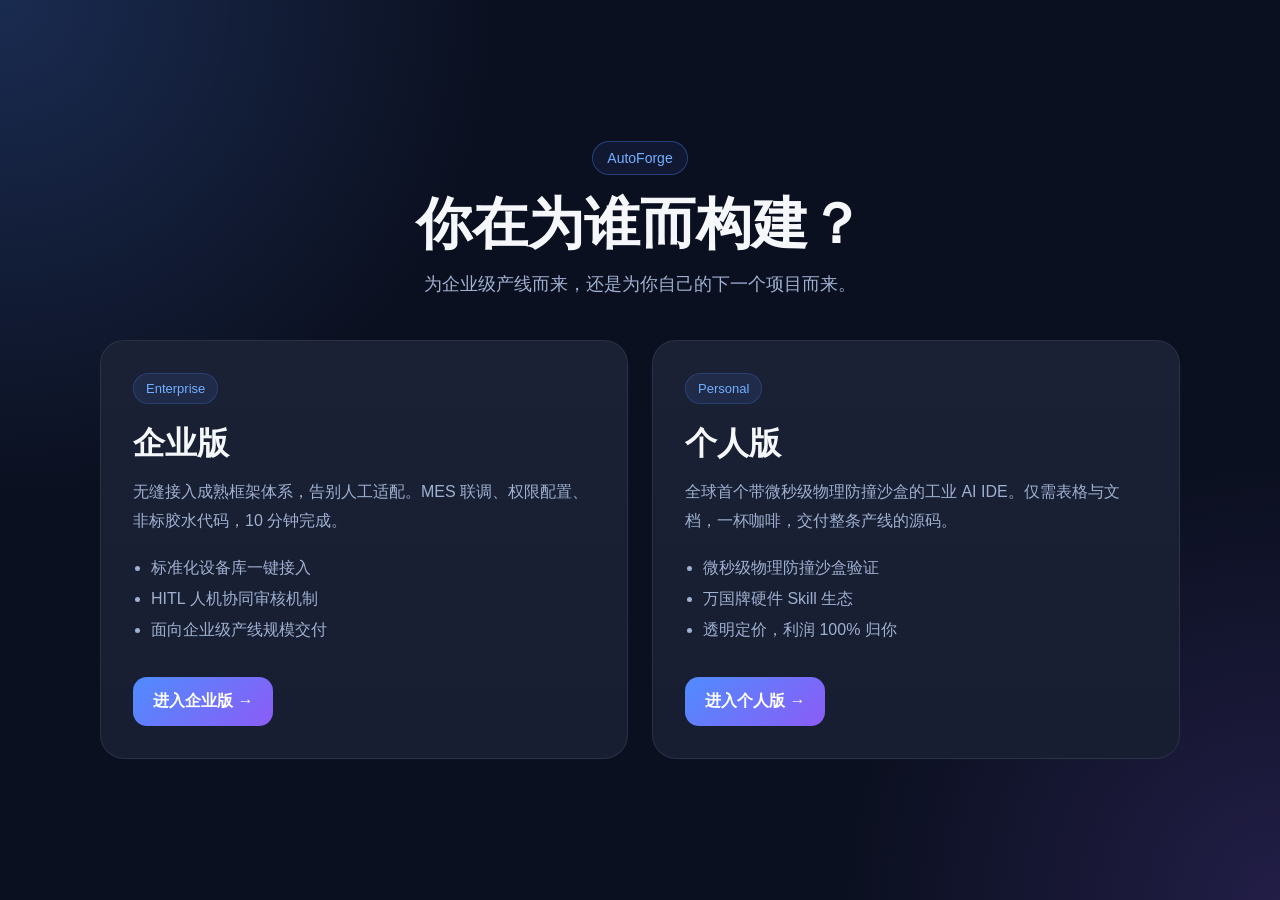
<file: index.html>
<!DOCTYPE html>
<html lang="zh-CN">
<head>
  <meta charset="UTF-8" />
  <meta name="viewport" content="width=device-width, initial-scale=1.0" />
  <title>AutoForge — 选择版本</title>
  <meta name="description" content="选择进入 AutoForge 企业版或个人版页面。" />
  <style>
    :root {
      --bg: #0b1020;
      --bg-card: #131a2e;
      --border: rgba(255,255,255,0.08);
      --text: #f5f7fb;
      --muted: #9fb0d0;
      --blue: #4f8cff;
      --blue-2: #72b0ff;
      --purple: #8b5cf6;
    }
    * { box-sizing: border-box; }
    body {
      margin: 0;
      min-height: 100vh;
      font-family: Inter, -apple-system, BlinkMacSystemFont, "Segoe UI", sans-serif;
      background:
        radial-gradient(circle at top left, rgba(79,140,255,0.22), transparent 32%),
        radial-gradient(circle at bottom right, rgba(139,92,246,0.18), transparent 28%),
        var(--bg);
      color: var(--text);
      display: flex;
      align-items: center;
      justify-content: center;
      padding: 32px;
    }
    .page {
      width: 100%;
      max-width: 1080px;
    }
    .hero {
      text-align: center;
      margin-bottom: 40px;
    }
    .badge {
      display: inline-block;
      padding: 8px 14px;
      border: 1px solid rgba(79,140,255,0.35);
      border-radius: 999px;
      color: var(--blue-2);
      font-size: 14px;
      margin-bottom: 18px;
      background: rgba(79,140,255,0.08);
    }
    h1 {
      margin: 0 0 14px;
      font-size: clamp(32px, 5vw, 56px);
      line-height: 1.1;
    }
    .subtitle {
      margin: 0 auto;
      max-width: 760px;
      font-size: 18px;
      line-height: 1.75;
      color: var(--muted);
    }
    .cards {
      display: grid;
      grid-template-columns: repeat(2, minmax(0, 1fr));
      gap: 24px;
    }
    .card {
      display: block;
      text-decoration: none;
      color: inherit;
      padding: 32px;
      border-radius: 24px;
      background: linear-gradient(180deg, rgba(255,255,255,0.03), rgba(255,255,255,0.02)), var(--bg-card);
      border: 1px solid var(--border);
      transition: transform .2s ease, border-color .2s ease, box-shadow .2s ease;
      min-height: 280px;
    }
    .card:hover {
      transform: translateY(-4px);
      border-color: rgba(79,140,255,0.35);
      box-shadow: 0 18px 50px rgba(0,0,0,0.28);
    }
    .card-tag {
      display: inline-block;
      padding: 7px 12px;
      border-radius: 999px;
      font-size: 13px;
      color: var(--blue-2);
      background: rgba(79,140,255,0.1);
      border: 1px solid rgba(79,140,255,0.22);
      margin-bottom: 18px;
    }
    .card h2 {
      margin: 0 0 12px;
      font-size: 32px;
    }
    .card p {
      margin: 0;
      color: var(--muted);
      line-height: 1.8;
      font-size: 16px;
    }
    .points {
      margin: 22px 0 0;
      padding-left: 18px;
      color: var(--text);
    }
    .points li {
      margin-bottom: 10px;
      color: var(--muted);
    }
    .enter {
      margin-top: 26px;
      display: inline-flex;
      align-items: center;
      gap: 10px;
      font-weight: 700;
      color: white;
      background: linear-gradient(135deg, var(--blue), var(--purple));
      padding: 14px 20px;
      border-radius: 14px;
    }
    @media (max-width: 768px) {
      body { padding: 20px; }
      .cards { grid-template-columns: 1fr; }
      .card { min-height: auto; }
      .subtitle { font-size: 16px; }
    }
  </style>
</head>
<body>
  <main class="page">
    <section class="hero">
      <div class="badge">AutoForge</div>
      <h1>你在为谁而构建？</h1>
      <p class="subtitle">
        为企业级产线而来，还是为你自己的下一个项目而来。
      </p>
    </section>

    <section class="cards">
      <a class="card" href="./enterprise.html">
        <div class="card-tag">Enterprise</div>
        <h2>企业版</h2>
        <p>无缝接入成熟框架体系，告别人工适配。MES 联调、权限配置、非标胶水代码，10 分钟完成。</p>
        <ul class="points">
          <li>标准化设备库一键接入</li>
          <li>HITL 人机协同审核机制</li>
          <li>面向企业级产线规模交付</li>
        </ul>
        <span class="enter">进入企业版 →</span>
      </a>

      <a class="card" href="./personal/index.html">
        <div class="card-tag">Personal</div>
        <h2>个人版</h2>
        <p>全球首个带微秒级物理防撞沙盒的工业 AI IDE。仅需表格与文档，一杯咖啡，交付整条产线的源码。</p>
        <ul class="points">
          <li>微秒级物理防撞沙盒验证</li>
          <li>万国牌硬件 Skill 生态</li>
          <li>透明定价，利润 100% 归你</li>
        </ul>
        <span class="enter">进入个人版 →</span>
      </a>
    </section>
  </main>
</body>
</html>
</file>
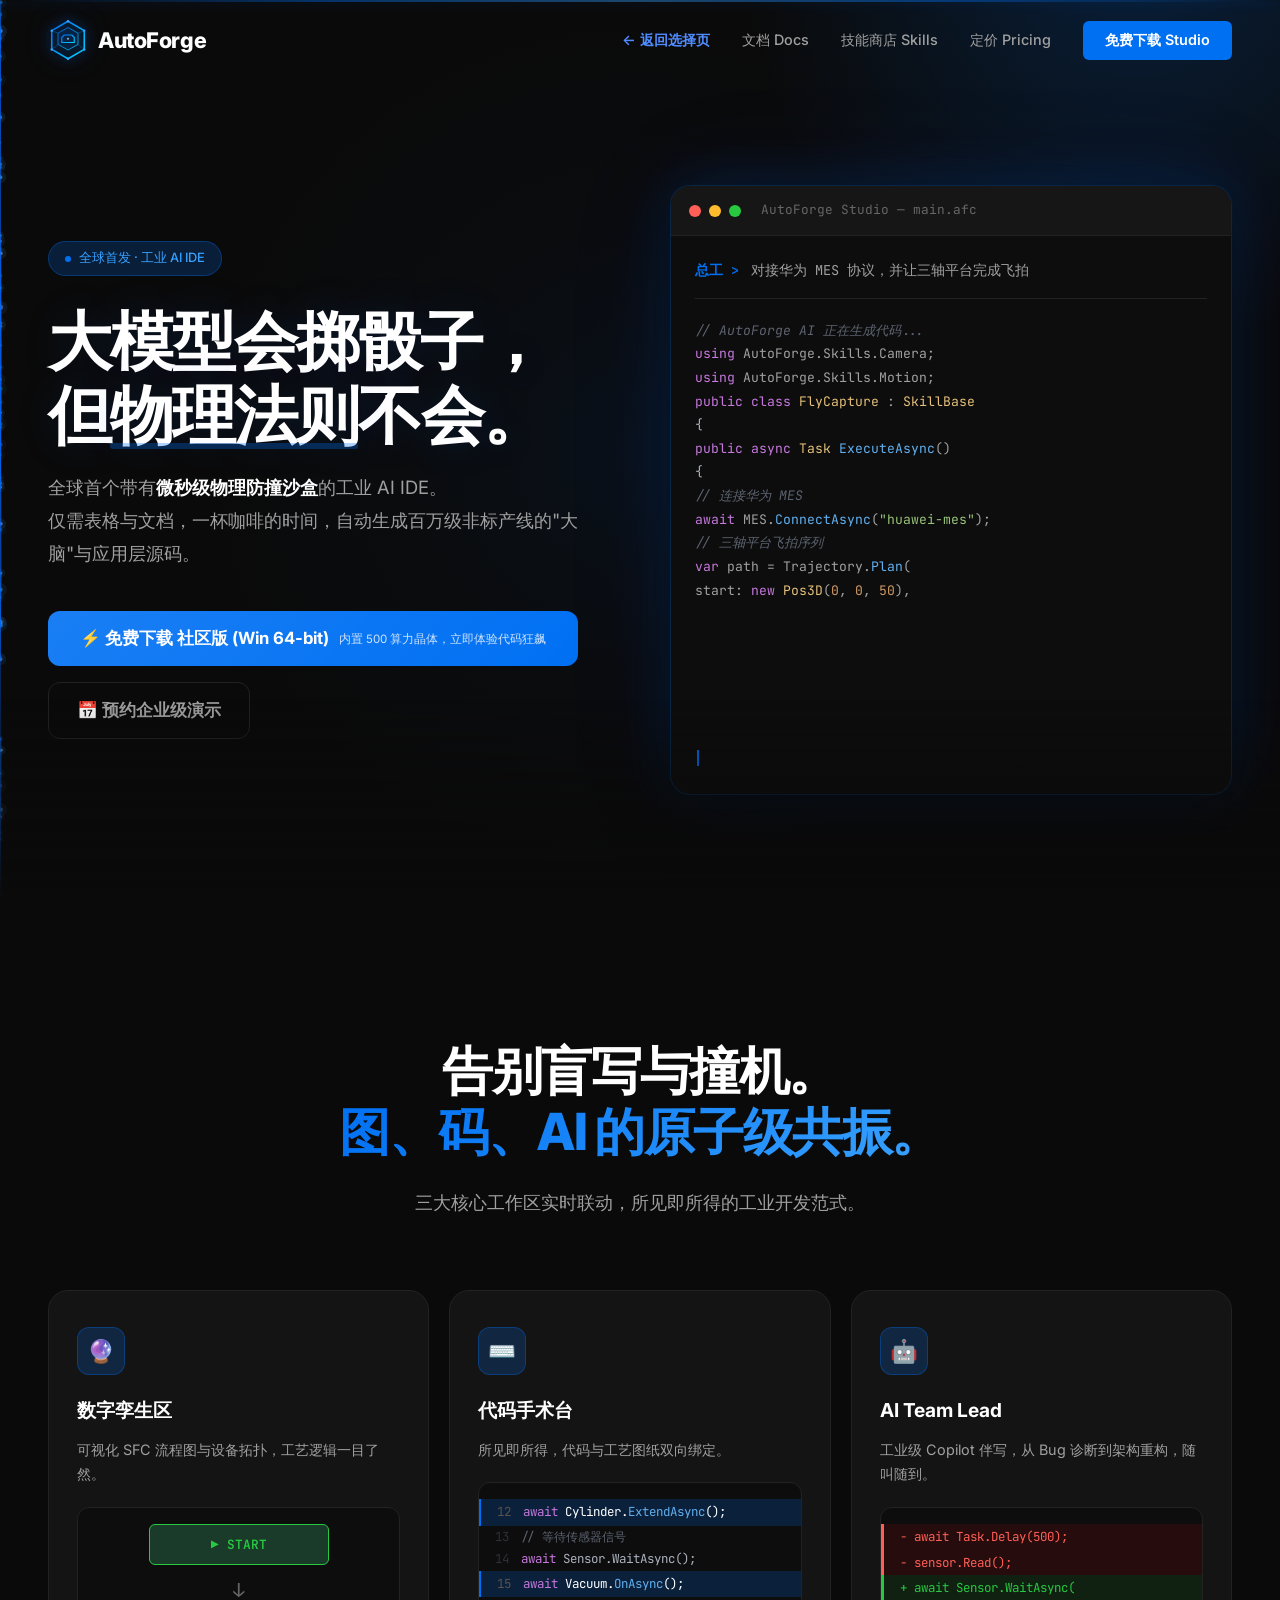
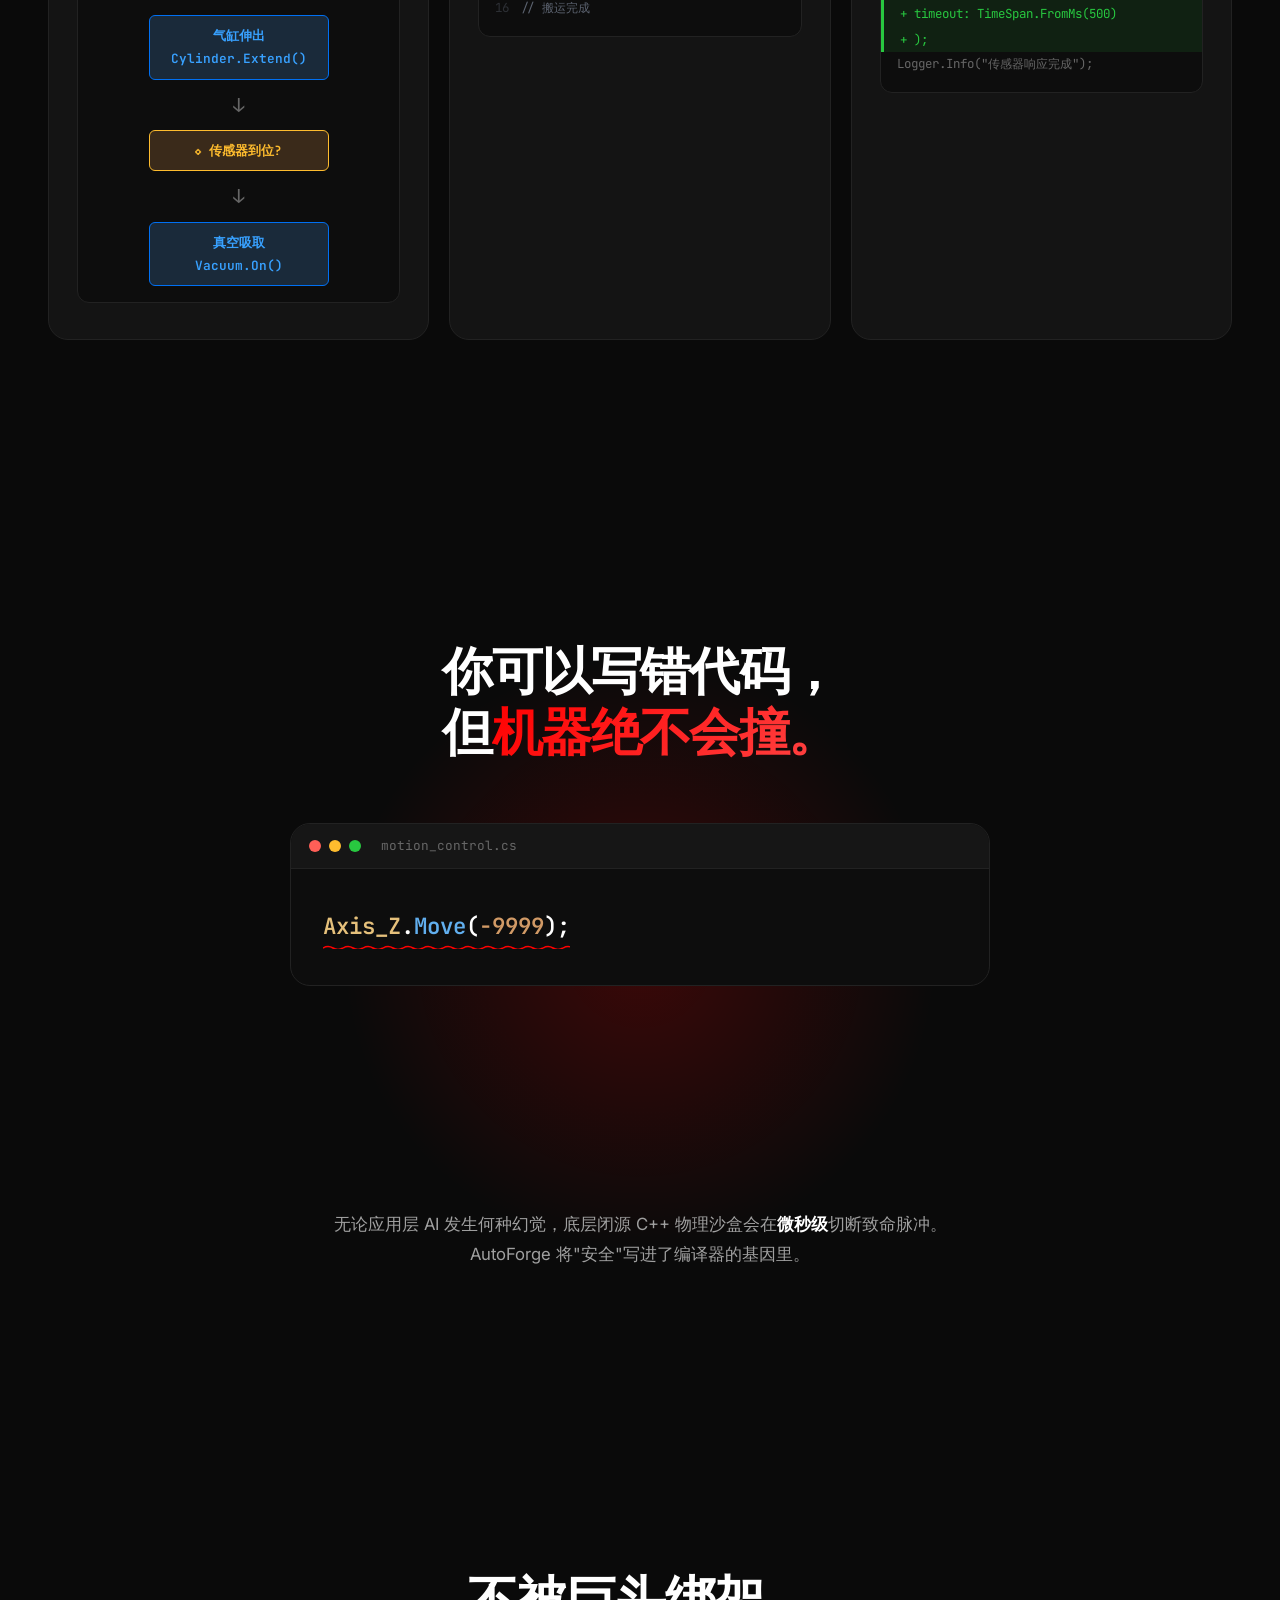
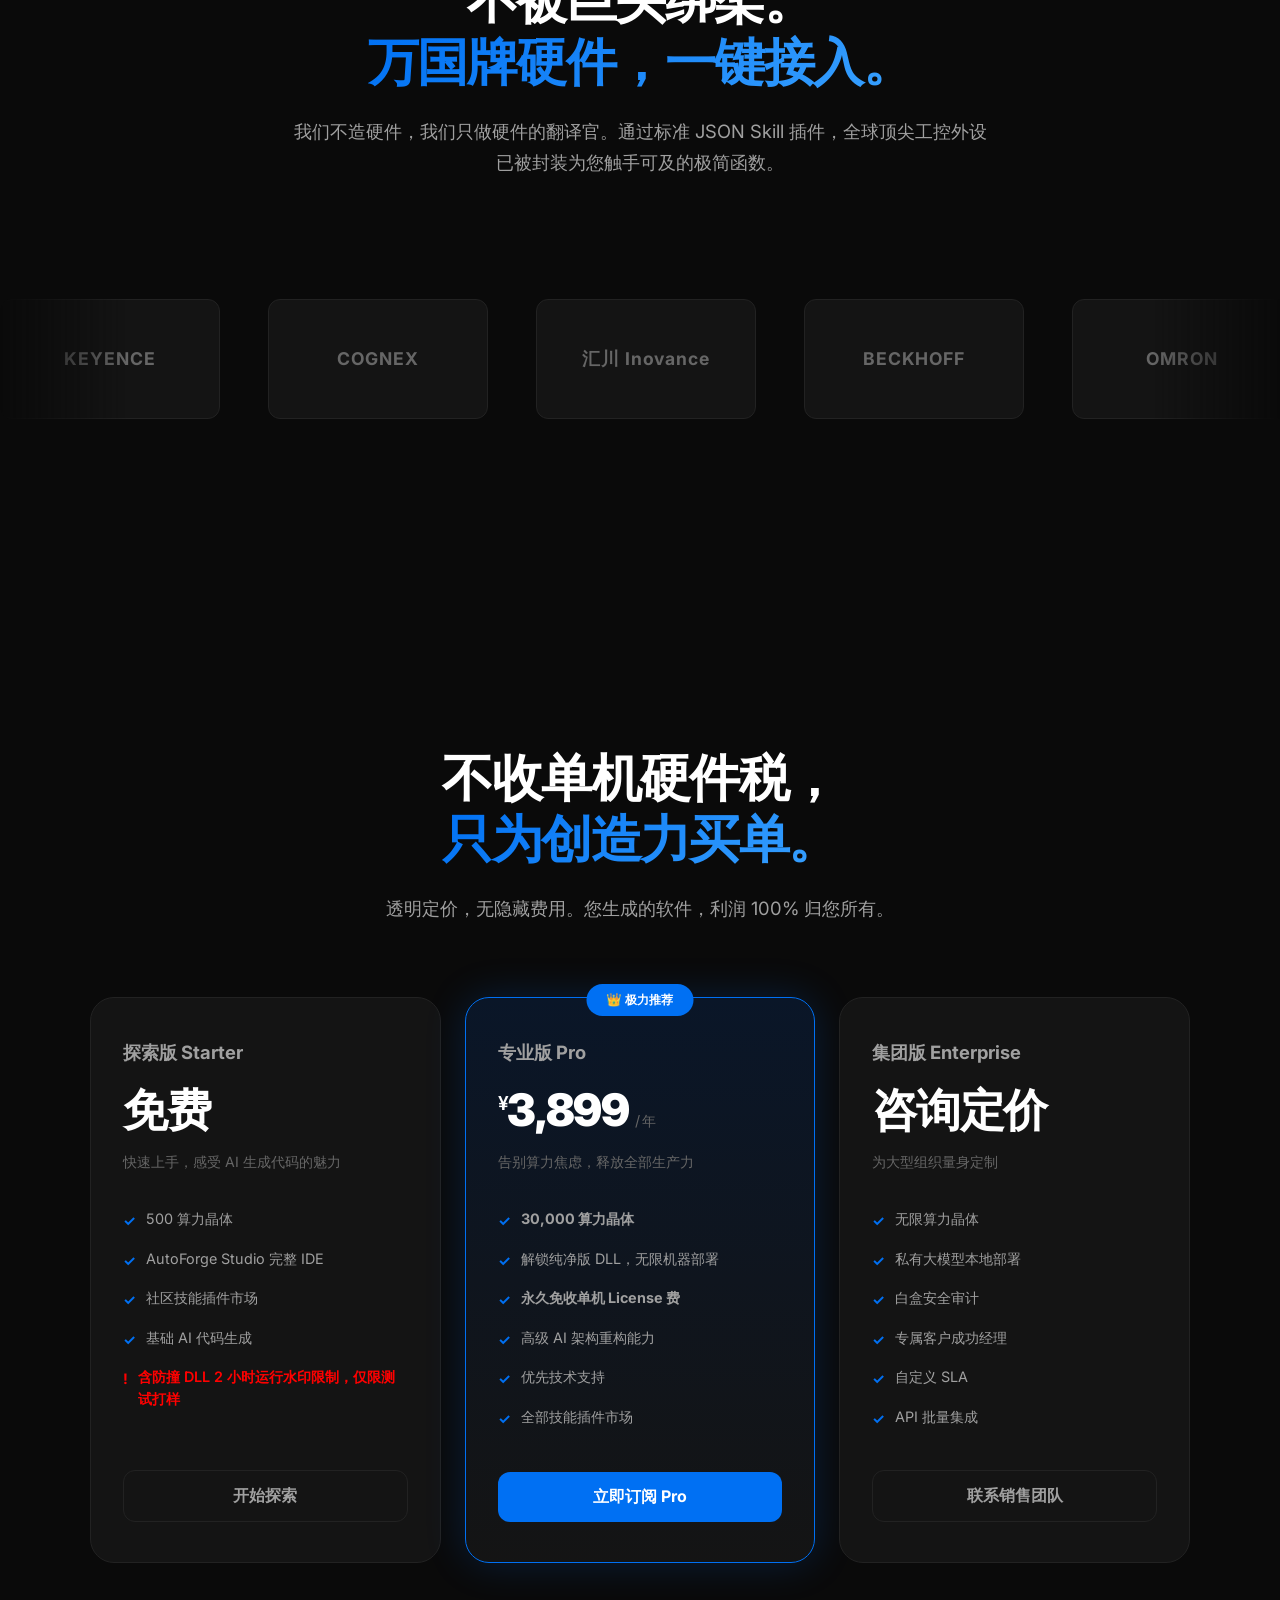
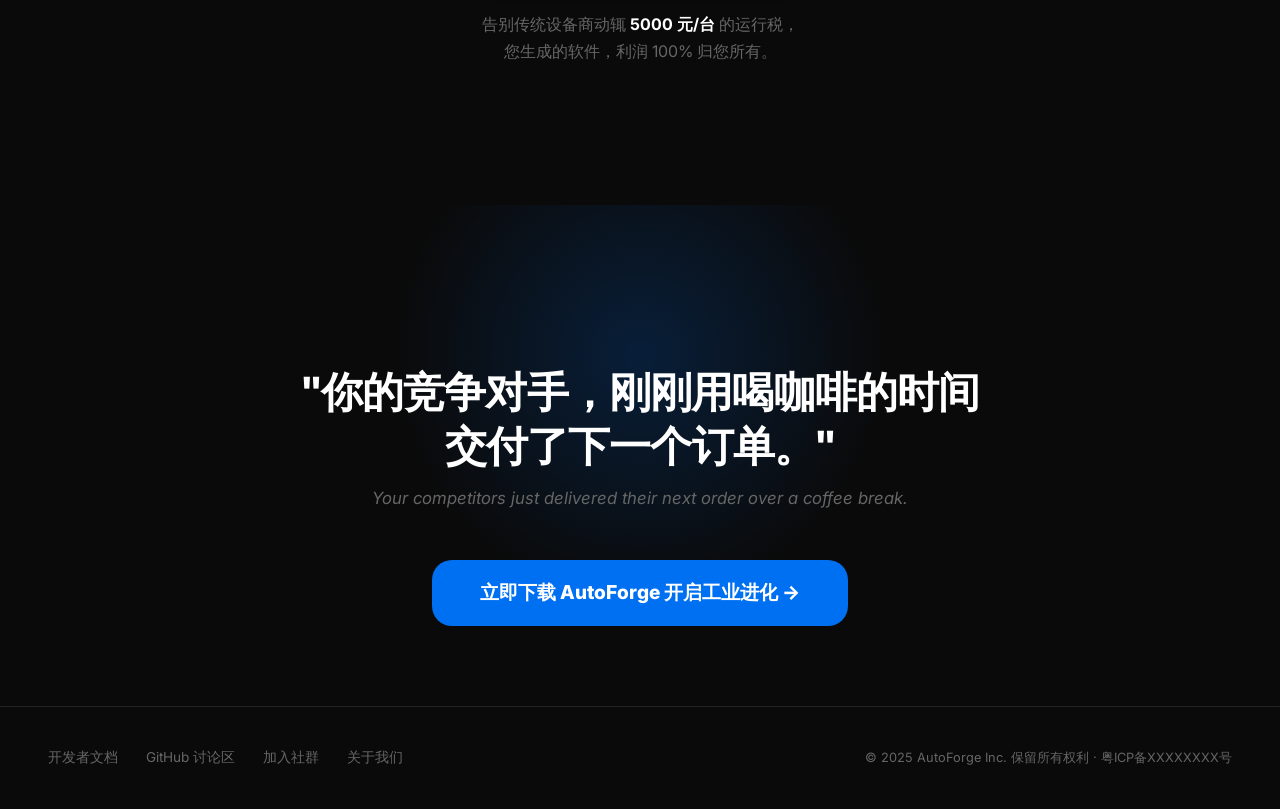
<file: personal/index.html>
<!DOCTYPE html>
<html lang="zh-CN">
<head>
  <meta charset="UTF-8" />
  <meta name="viewport" content="width=device-width, initial-scale=1.0" />
  <title>AutoForge — 全球首个微秒级物理防撞沙盒工业 AI IDE</title>
  <meta name="description" content="AutoForge：全球首个带有微秒级物理防撞沙盒的工业 AI IDE。仅需表格与文档，一杯咖啡的时间，自动生成百万级非标产线的大脑与应用层源码。" />
  <link rel="stylesheet" href="style.css" />
</head>
<body>

  <!-- ======== NAVBAR ======== -->
  <nav class="navbar" id="navbar">
    <a href="#" class="navbar-logo">
      <div class="logo-icon">
        <svg viewBox="0 0 64 64" width="32" height="32" xmlns="http://www.w3.org/2000/svg">
          <!-- Outer hexagon -->
          <polygon points="32,2 58,17 58,47 32,62 6,47 6,17" fill="none" stroke="url(#logoGrad)" stroke-width="2.5" class="hex-outer"/>
          <!-- Inner hexagon -->
          <polygon points="32,12 48,21 48,39 32,48 16,39 16,21" fill="rgba(0,112,243,0.08)" stroke="url(#logoGrad)" stroke-width="1.2" class="hex-inner"/>
          <!-- Anvil / Forge symbol -->
          <path d="M22,36 L22,28 L26,24 L38,24 L42,28 L42,36 Z" fill="none" stroke="url(#logoGrad)" stroke-width="1.8" stroke-linejoin="round"/>
          <line x1="22" y1="36" x2="42" y2="36" stroke="url(#logoGrad)" stroke-width="2.2"/>
          <line x1="26" y1="40" x2="38" y2="40" stroke="url(#logoGrad)" stroke-width="1.5"/>
          <!-- Circuit lines -->
          <line x1="32" y1="2" x2="32" y2="12" stroke="url(#logoGrad)" stroke-width="1" opacity="0.5"/>
          <line x1="58" y1="17" x2="48" y2="21" stroke="url(#logoGrad)" stroke-width="1" opacity="0.5"/>
          <line x1="6" y1="17" x2="16" y2="21" stroke="url(#logoGrad)" stroke-width="1" opacity="0.5"/>
          <line x1="58" y1="47" x2="48" y2="39" stroke="url(#logoGrad)" stroke-width="1" opacity="0.5"/>
          <line x1="6" y1="47" x2="16" y2="39" stroke="url(#logoGrad)" stroke-width="1" opacity="0.5"/>
          <line x1="32" y1="62" x2="32" y2="48" stroke="url(#logoGrad)" stroke-width="1" opacity="0.5"/>
          <!-- Circuit dots -->
          <circle cx="32" cy="2" r="2" fill="#38a1ff" class="circuit-dot"/>
          <circle cx="58" cy="17" r="2" fill="#38a1ff" class="circuit-dot"/>
          <circle cx="6" cy="17" r="2" fill="#38a1ff" class="circuit-dot"/>
          <circle cx="58" cy="47" r="2" fill="#38a1ff" class="circuit-dot"/>
          <circle cx="6" cy="47" r="2" fill="#38a1ff" class="circuit-dot"/>
          <circle cx="32" cy="62" r="2" fill="#38a1ff" class="circuit-dot"/>
          <!-- Spark particle -->
          <circle cx="32" cy="30" r="1.5" fill="#fff" class="spark-core">
            <animate attributeName="opacity" values="1;0.3;1" dur="2s" repeatCount="indefinite"/>
          </circle>
          <defs>
            <linearGradient id="logoGrad" x1="0%" y1="0%" x2="100%" y2="100%">
              <stop offset="0%" stop-color="#0070F3"/>
              <stop offset="100%" stop-color="#00d4ff"/>
            </linearGradient>
          </defs>
        </svg>
      </div>
      AutoForge
    </a>
    <div class="navbar-links">
      <a href="../index.html" style="color:#4f8cff;font-weight:600;">← 返回选择页</a>
      <a href="#magic">文档 Docs</a>
      <a href="#ecosystem">技能商店 Skills</a>
      <a href="#pricing">定价 Pricing</a>
      <button class="btn-nav-cta" onclick="document.getElementById('footer-cta').scrollIntoView({behavior:'smooth'})">免费下载 Studio</button>
    </div>
  </nav>

  <!-- ======== SECTION 1: HERO ======== -->
  <section class="hero" id="hero">
    <!-- Particle network background -->
    <canvas id="hero-particles"></canvas>
    <!-- Animated scanline overlay -->
    <div class="hero-scanline"></div>
    <!-- Central radial halo -->
    <div class="hero-halo"></div>
    <div class="container">
      <div class="hero-content">
        <div class="hero-badge">
          <span></span>
          全球首发 · 工业 AI IDE
        </div>
        <h1>
          大模型会掷骰子，<br/>但<span class="highlight">物理法则</span>不会。
        </h1>
        <p class="hero-subtitle">
          全球首个带有<strong>微秒级物理防撞沙盒</strong>的工业 AI IDE。<br/>
          仅需表格与文档，一杯咖啡的时间，自动生成百万级非标产线的"大脑"与应用层源码。
        </p>
        <div class="hero-cta-group">
          <button class="btn-primary" onclick="document.getElementById('footer-cta').scrollIntoView({behavior:'smooth'})">
            ⚡ 免费下载 社区版 (Win 64-bit)
            <span class="btn-sub">内置 500 算力晶体，立即体验代码狂飙</span>
          </button>
          <button class="btn-secondary">
            📅 预约企业级演示
          </button>
        </div>
      </div>

      <div class="hero-visual">
        <div class="code-terminal">
          <div class="terminal-header">
            <div class="terminal-dot red"></div>
            <div class="terminal-dot yellow"></div>
            <div class="terminal-dot green"></div>
            <span class="terminal-title">AutoForge Studio — main.afc</span>
          </div>
          <div class="terminal-body">
            <div class="terminal-input">
              <span class="terminal-prompt">总工 &gt;</span>
              <span class="terminal-user-input">对接华为 MES 协议，并让三轴平台完成飞拍</span>
            </div>
            <div class="code-output" id="hero-code-output">
              <div class="line"><span class="code-comment">// AutoForge AI 正在生成代码...</span></div>
              <div class="line"><span class="code-keyword">using</span> AutoForge.Skills.Camera;</div>
              <div class="line"><span class="code-keyword">using</span> AutoForge.Skills.Motion;</div>
              <div class="line"></div>
              <div class="line"><span class="code-keyword">public class</span> <span class="code-type">FlyCapture</span> : <span class="code-type">SkillBase</span></div>
              <div class="line"><span class="code-bracket">{</span></div>
              <div class="line">  <span class="code-keyword">public async</span> <span class="code-type">Task</span> <span class="code-function">ExecuteAsync</span>()</div>
              <div class="line">  <span class="code-bracket">{</span></div>
              <div class="line">    <span class="code-comment">// 连接华为 MES</span></div>
              <div class="line">    <span class="code-keyword">await</span> MES.<span class="code-function">ConnectAsync</span>(<span class="code-string">"huawei-mes"</span>);</div>
              <div class="line"></div>
              <div class="line">    <span class="code-comment">// 三轴平台飞拍序列</span></div>
              <div class="line">    <span class="code-keyword">var</span> path = Trajectory.<span class="code-function">Plan</span>(</div>
              <div class="line">      start: <span class="code-keyword">new</span> <span class="code-type">Pos3D</span>(<span class="code-number">0</span>, <span class="code-number">0</span>, <span class="code-number">50</span>),</div>
              <div class="line">      targets: Recipe.<span class="code-function">GetWaypoints</span>()</div>
              <div class="line">    );</div>
              <div class="line"></div>
              <div class="line">    <span class="code-keyword">await</span> Axis.<span class="code-function">FlyThrough</span>(path, speed: <span class="code-number">800</span>);</div>
              <div class="line">    <span class="code-keyword">await</span> Camera.<span class="code-function">TriggerAsync</span>();</div>
              <div class="line">  <span class="code-bracket">}</span></div>
              <div class="line"><span class="code-bracket">}</span></div>
            </div>
            <span class="typing-cursor"></span>
          </div>
        </div>
      </div>
    </div>
  </section>

  <!-- ======== SECTION 2: MAGIC MOMENT ======== -->
  <section class="magic-section" id="magic">
    <div class="container">
      <div class="section-head reveal">
        <h2 class="section-title">告别盲写与撞机。<br/><span class="blue-gradient-text">图、码、AI 的原子级共振。</span></h2>
        <p class="section-subtitle">三大核心工作区实时联动，所见即所得的工业开发范式。</p>
      </div>
      <div class="bento-grid">

        <!-- Card A: Digital Twin -->
        <div class="bento-card reveal reveal-delay-1" data-bento="A">
          <div class="bento-card-icon">🔮</div>
          <h3 class="bento-card-title">数字孪生区</h3>
          <p class="bento-card-desc">可视化 SFC 流程图与设备拓扑，工艺逻辑一目了然。</p>
          <div class="bento-card-visual">
            <div class="sfc-flow">
              <div class="sfc-node start">▶ START</div>
              <div class="sfc-arrow">↓</div>
              <div class="sfc-node process">气缸伸出 Cylinder.Extend()</div>
              <div class="sfc-arrow">↓</div>
              <div class="sfc-node decision">⬦ 传感器到位?</div>
              <div class="sfc-arrow">↓</div>
              <div class="sfc-node process">真空吸取 Vacuum.On()</div>
            </div>
          </div>
        </div>

        <!-- Card B: Code Surgery -->
        <div class="bento-card reveal reveal-delay-2" data-bento="B">
          <div class="bento-card-icon">⌨️</div>
          <h3 class="bento-card-title">代码手术台</h3>
          <p class="bento-card-desc">所见即所得，代码与工艺图纸双向绑定。</p>
          <div class="bento-card-visual">
            <div class="code-line-active"><span class="code-number" style="opacity:0.4;margin-right:12px;">12</span><span class="code-keyword">await</span> Cylinder.<span class="code-function">ExtendAsync</span>();</div>
            <div><span class="code-number" style="opacity:0.4;margin-right:12px;color:#5c6370">13</span><span style="color:#5c6370">// 等待传感器信号</span></div>
            <div><span class="code-number" style="opacity:0.4;margin-right:12px;color:#5c6370">14</span><span style="color:#abb2bf"><span class="code-keyword">await</span> Sensor.WaitAsync();</span></div>
            <div class="code-line-active"><span class="code-number" style="opacity:0.4;margin-right:12px;">15</span><span class="code-keyword">await</span> Vacuum.<span class="code-function">OnAsync</span>();</div>
            <div><span class="code-number" style="opacity:0.4;margin-right:12px;color:#5c6370">16</span><span style="color:#5c6370">// 搬运完成</span></div>
          </div>
        </div>

        <!-- Card C: AI Team Lead -->
        <div class="bento-card reveal reveal-delay-3" data-bento="C">
          <div class="bento-card-icon">🤖</div>
          <h3 class="bento-card-title">AI Team Lead</h3>
          <p class="bento-card-desc">工业级 Copilot 伴写，从 Bug 诊断到架构重构，随叫随到。</p>
          <div class="bento-card-visual">
            <div class="diff-view">
              <div class="diff-line-remove">- await Task.Delay(500);</div>
              <div class="diff-line-remove">- sensor.Read();</div>
              <div class="diff-line-add">+ await Sensor.WaitAsync(</div>
              <div class="diff-line-add">+   timeout: TimeSpan.FromMs(500)</div>
              <div class="diff-line-add">+ );</div>
              <div class="diff-line-context">  Logger.Info("传感器响应完成");</div>
            </div>
          </div>
        </div>
      </div>
    </div>
  </section>

  <!-- ======== SECTION 3: PHYSICAL DEFENSE ======== -->
  <section class="defense-section" id="defense">
    <div class="container">
      <div class="defense-content">
        <h2 class="section-title reveal">你可以写错代码，<br/>但<span class="red-gradient-text">机器绝不会撞。</span></h2>

        <div class="defense-code-block reveal reveal-delay-1">
          <div class="defense-code-header">
            <div class="terminal-dot red"></div>
            <div class="terminal-dot yellow"></div>
            <div class="terminal-dot green"></div>
            <span class="terminal-title">motion_control.cs</span>
          </div>
          <div class="defense-code-body">
            <span class="defense-code-line squiggly-underline" id="danger-code">
              <span class="code-type">Axis_Z</span>.<span class="code-function">Move</span>(<span class="code-number">-9999</span>);
            </span>
          </div>
        </div>

        <div class="alarm-box" id="alarm-box">
          <div class="alarm-title">
            <span class="alarm-icon">🚨</span>[底座拦截触发]
          </div>
          <div class="alarm-text">
            Z轴坐标越出设备干涉包络面，即将发生物理碰撞！<br/>
            编译已被锁定，请修正。
          </div>
        </div>

        <p class="defense-description reveal reveal-delay-2">
          无论应用层 AI 发生何种幻觉，底层闭源 C++ 物理沙盒会在<strong style="color:var(--text-primary)">微秒级</strong>切断致命脉冲。<br/>
          AutoForge 将"安全"写进了编译器的基因里。
        </p>
      </div>
    </div>
  </section>

  <!-- ======== SECTION 4: ECOSYSTEM ======== -->
  <section class="ecosystem-section" id="ecosystem">
    <div class="container">
      <div class="section-head reveal">
        <h2 class="section-title">不被巨头绑架。<br/><span class="blue-gradient-text">万国牌硬件，一键接入。</span></h2>
        <p class="section-subtitle">我们不造硬件，我们只做硬件的翻译官。通过标准 JSON Skill 插件，全球顶尖工控外设已被封装为您触手可及的极简函数。</p>
      </div>
    </div>

    <div class="logo-marquee-wrapper">
      <div class="logo-marquee" id="logo-marquee">
        <!-- Row 1 (duplicated for infinite scroll) -->
        <div class="logo-item">
          <div class="logo-flipper">
            <div class="logo-front"><span class="logo-text">KEYENCE</span></div>
            <div class="logo-back"><code>await AutoForge.Skills<br/>.Keyence.TriggerAsync();</code></div>
          </div>
        </div>
        <div class="logo-item">
          <div class="logo-flipper">
            <div class="logo-front"><span class="logo-text">COGNEX</span></div>
            <div class="logo-back"><code>await AutoForge.Skills<br/>.Cognex.InspectAsync();</code></div>
          </div>
        </div>
        <div class="logo-item">
          <div class="logo-flipper">
            <div class="logo-front"><span class="logo-text">汇川 Inovance</span></div>
            <div class="logo-back"><code>await AutoForge.Skills<br/>.Inovance.ServoOnAsync();</code></div>
          </div>
        </div>
        <div class="logo-item">
          <div class="logo-flipper">
            <div class="logo-front"><span class="logo-text">BECKHOFF</span></div>
            <div class="logo-back"><code>await AutoForge.Skills<br/>.Beckhoff.ReadAdsAsync();</code></div>
          </div>
        </div>
        <div class="logo-item">
          <div class="logo-flipper">
            <div class="logo-front"><span class="logo-text">OMRON</span></div>
            <div class="logo-back"><code>await AutoForge.Skills<br/>.Omron.PlcWriteAsync();</code></div>
          </div>
        </div>
        <div class="logo-item">
          <div class="logo-flipper">
            <div class="logo-front"><span class="logo-text">FANUC</span></div>
            <div class="logo-back"><code>await AutoForge.Skills<br/>.Fanuc.MoveJointAsync();</code></div>
          </div>
        </div>
        <div class="logo-item">
          <div class="logo-flipper">
            <div class="logo-front"><span class="logo-text">SIEMENS</span></div>
            <div class="logo-back"><code>await AutoForge.Skills<br/>.Siemens.S7ReadAsync();</code></div>
          </div>
        </div>
        <div class="logo-item">
          <div class="logo-flipper">
            <div class="logo-front"><span class="logo-text">ABB</span></div>
            <div class="logo-back"><code>await AutoForge.Skills<br/>.ABB.RapidExecAsync();</code></div>
          </div>
        </div>
        <!-- Duplicate for seamless loop -->
        <div class="logo-item">
          <div class="logo-flipper">
            <div class="logo-front"><span class="logo-text">KEYENCE</span></div>
            <div class="logo-back"><code>await AutoForge.Skills<br/>.Keyence.TriggerAsync();</code></div>
          </div>
        </div>
        <div class="logo-item">
          <div class="logo-flipper">
            <div class="logo-front"><span class="logo-text">COGNEX</span></div>
            <div class="logo-back"><code>await AutoForge.Skills<br/>.Cognex.InspectAsync();</code></div>
          </div>
        </div>
        <div class="logo-item">
          <div class="logo-flipper">
            <div class="logo-front"><span class="logo-text">汇川 Inovance</span></div>
            <div class="logo-back"><code>await AutoForge.Skills<br/>.Inovance.ServoOnAsync();</code></div>
          </div>
        </div>
        <div class="logo-item">
          <div class="logo-flipper">
            <div class="logo-front"><span class="logo-text">BECKHOFF</span></div>
            <div class="logo-back"><code>await AutoForge.Skills<br/>.Beckhoff.ReadAdsAsync();</code></div>
          </div>
        </div>
        <div class="logo-item">
          <div class="logo-flipper">
            <div class="logo-front"><span class="logo-text">OMRON</span></div>
            <div class="logo-back"><code>await AutoForge.Skills<br/>.Omron.PlcWriteAsync();</code></div>
          </div>
        </div>
        <div class="logo-item">
          <div class="logo-flipper">
            <div class="logo-front"><span class="logo-text">FANUC</span></div>
            <div class="logo-back"><code>await AutoForge.Skills<br/>.Fanuc.MoveJointAsync();</code></div>
          </div>
        </div>
        <div class="logo-item">
          <div class="logo-flipper">
            <div class="logo-front"><span class="logo-text">SIEMENS</span></div>
            <div class="logo-back"><code>await AutoForge.Skills<br/>.Siemens.S7ReadAsync();</code></div>
          </div>
        </div>
        <div class="logo-item">
          <div class="logo-flipper">
            <div class="logo-front"><span class="logo-text">ABB</span></div>
            <div class="logo-back"><code>await AutoForge.Skills<br/>.ABB.RapidExecAsync();</code></div>
          </div>
        </div>
      </div>
    </div>
  </section>

  <!-- ======== SECTION 5: PRICING ======== -->
  <section class="pricing-section" id="pricing">
    <div class="container">
      <div class="section-head reveal">
        <h2 class="section-title">不收单机硬件税，<br/><span class="blue-gradient-text">只为创造力买单。</span></h2>
        <p class="section-subtitle">透明定价，无隐藏费用。您生成的软件，利润 100% 归您所有。</p>
      </div>

      <div class="pricing-grid">
        <!-- Starter -->
        <div class="pricing-card reveal reveal-delay-1">
          <div class="pricing-plan-name">探索版 Starter</div>
          <div class="pricing-price">免费</div>
          <p class="pricing-description">快速上手，感受 AI 生成代码的魅力</p>
          <ul class="pricing-features">
            <li><span class="check">✓</span> 500 算力晶体</li>
            <li><span class="check">✓</span> AutoForge Studio 完整 IDE</li>
            <li><span class="check">✓</span> 社区技能插件市场</li>
            <li><span class="check">✓</span> 基础 AI 代码生成</li>
            <li class="highlight-text"><span class="check" style="color:var(--red-primary)">!</span> 含防撞 DLL 2 小时运行水印限制，仅限测试打样</li>
          </ul>
          <button class="btn-pricing outline">开始探索</button>
        </div>

        <!-- Pro (Featured) -->
        <div class="pricing-card featured reveal reveal-delay-2">
          <div class="pricing-badge">👑 极力推荐</div>
          <div class="pricing-plan-name">专业版 Pro</div>
          <div class="pricing-price"><span class="currency">¥</span>3,899 <span class="period">/ 年</span></div>
          <p class="pricing-description">告别算力焦虑，释放全部生产力</p>
          <ul class="pricing-features">
            <li><span class="check">✓</span> <strong>30,000 算力晶体</strong></li>
            <li><span class="check">✓</span> 解锁纯净版 DLL，无限机器部署</li>
            <li><span class="check">✓</span> <strong>永久免收单机 License 费</strong></li>
            <li><span class="check">✓</span> 高级 AI 架构重构能力</li>
            <li><span class="check">✓</span> 优先技术支持</li>
            <li><span class="check">✓</span> 全部技能插件市场</li>
          </ul>
          <button class="btn-pricing primary">立即订阅 Pro</button>
        </div>

        <!-- Enterprise -->
        <div class="pricing-card reveal reveal-delay-3">
          <div class="pricing-plan-name">集团版 Enterprise</div>
          <div class="pricing-price">咨询定价</div>
          <p class="pricing-description">为大型组织量身定制</p>
          <ul class="pricing-features">
            <li><span class="check">✓</span> 无限算力晶体</li>
            <li><span class="check">✓</span> 私有大模型本地部署</li>
            <li><span class="check">✓</span> 白盒安全审计</li>
            <li><span class="check">✓</span> 专属客户成功经理</li>
            <li><span class="check">✓</span> 自定义 SLA</li>
            <li><span class="check">✓</span> API 批量集成</li>
          </ul>
          <button class="btn-pricing outline">联系销售团队</button>
        </div>
      </div>

      <p class="pricing-bottom-note reveal reveal-delay-4">
        告别传统设备商动辄 <strong style="color:var(--text-primary)">5000 元/台</strong> 的运行税，<br/>
        您生成的软件，利润 100% 归您所有。
      </p>
    </div>
  </section>

  <!-- ======== SECTION 6: FOOTER CTA ======== -->
  <section class="footer-cta-section" id="footer-cta">
    <div class="container">
      <p class="footer-cta-tagline reveal">
        "你的竞争对手，刚刚用喝咖啡的时间<br/>交付了下一个订单。"
      </p>
      <p class="footer-cta-tagline-en reveal reveal-delay-1">
        Your competitors just delivered their next order over a coffee break.
      </p>
      <button class="btn-mega-cta reveal reveal-delay-2" onclick="alert('下载链接即将开放，敬请期待！')">
        立即下载 AutoForge 开启工业进化 →
      </button>
    </div>
  </section>

  <!-- ======== FOOTER ======== -->
  <footer class="footer">
    <div class="container">
      <div class="footer-links">
        <a href="#">开发者文档</a>
        <a href="#">GitHub 讨论区</a>
        <a href="#">加入社群</a>
        <a href="#">关于我们</a>
      </div>
      <p class="footer-copy">© 2025 AutoForge Inc. 保留所有权利 · 粤ICP备XXXXXXXX号</p>
    </div>
  </footer>

  <script src="main.js"></script>
</body>
</html>
</file>
<file: personal/style.css>
/* ============================================================
   AutoForge Landing Page — Design System & Styles
   Theme: Dark Industrial Cyberpunk
   ============================================================ */

/* --- Google Fonts --- */
@import url('https://fonts.googleapis.com/css2?family=Inter:wght@300;400;500;600;700;800;900&family=JetBrains+Mono:wght@400;500;600;700&display=swap');

/* --- CSS Variables / Design Tokens --- */
:root {
  --bg-primary: #0A0A0A;
  --bg-secondary: #111111;
  --bg-card: #141414;
  --bg-card-hover: #1a1a1a;

  --blue-primary: #0070F3;
  --blue-glow: #0070F3aa;
  --blue-dim: #0070F333;
  --blue-bright: #38a1ff;

  --red-primary: #FF0000;
  --red-glow: #FF0000aa;
  --red-dim: #FF000033;

  --text-primary: #FFFFFF;
  --text-secondary: #A0A0A0;
  --text-dim: #666666;

  --border-subtle: #222222;
  --border-blue: #0070F355;

  --font-display: 'Inter', -apple-system, BlinkMacSystemFont, 'Segoe UI', sans-serif;
  --font-mono: 'JetBrains Mono', 'Fira Code', 'Consolas', monospace;

  --radius-sm: 6px;
  --radius-md: 12px;
  --radius-lg: 20px;
  --radius-xl: 24px;

  --transition-fast: 0.2s ease;
  --transition-normal: 0.35s ease;
  --transition-slow: 0.6s cubic-bezier(0.16, 1, 0.3, 1);
}

/* --- CSS Reset --- */
*, *::before, *::after {
  margin: 0;
  padding: 0;
  box-sizing: border-box;
}

html {
  scroll-behavior: smooth;
  font-size: 16px;
  -webkit-font-smoothing: antialiased;
  -moz-osx-font-smoothing: grayscale;
}

body {
  font-family: var(--font-display);
  background-color: var(--bg-primary);
  color: var(--text-primary);
  line-height: 1.6;
  overflow-x: hidden;
}

a {
  text-decoration: none;
  color: inherit;
}

ul, ol {
  list-style: none;
}

img {
  max-width: 100%;
  display: block;
}

/* --- Scrollbar --- */
::-webkit-scrollbar {
  width: 6px;
}
::-webkit-scrollbar-track {
  background: var(--bg-primary);
}
::-webkit-scrollbar-thumb {
  background: #333;
  border-radius: 3px;
}
::-webkit-scrollbar-thumb:hover {
  background: #555;
}

/* --- Utility Classes --- */
.container {
  max-width: 1280px;
  margin: 0 auto;
  padding: 0 48px;
}

.section-title {
  font-size: clamp(2rem, 4vw, 3.2rem);
  font-weight: 800;
  line-height: 1.2;
  letter-spacing: -0.03em;
  margin-bottom: 1.5rem;
}

.section-subtitle {
  font-size: 1.15rem;
  color: var(--text-secondary);
  max-width: 700px;
  line-height: 1.7;
}

.blue-gradient-text {
  background: linear-gradient(135deg, var(--blue-primary), var(--blue-bright));
  -webkit-background-clip: text;
  -webkit-text-fill-color: transparent;
  background-clip: text;
}

.red-gradient-text {
  background: linear-gradient(135deg, var(--red-primary), #ff4444);
  -webkit-background-clip: text;
  -webkit-text-fill-color: transparent;
  background-clip: text;
}

/* --- Animations --- */
@keyframes fadeInUp {
  from { opacity: 0; transform: translateY(40px); }
  to { opacity: 1; transform: translateY(0); }
}

@keyframes fadeIn {
  from { opacity: 0; }
  to { opacity: 1; }
}

@keyframes glowPulse {
  0%, 100% { box-shadow: 0 0 20px var(--blue-glow), 0 0 60px var(--blue-dim); }
  50% { box-shadow: 0 0 30px var(--blue-glow), 0 0 80px var(--blue-dim); }
}

@keyframes redGlowPulse {
  0%, 100% { box-shadow: 0 0 20px var(--red-glow), 0 0 60px var(--red-dim); }
  50% { box-shadow: 0 0 40px var(--red-glow), 0 0 100px var(--red-dim); }
}

@keyframes cursorBlink {
  0%, 100% { opacity: 1; }
  50% { opacity: 0; }
}

@keyframes slideRight {
  from { transform: translateX(-100%); }
  to { transform: translateX(0); }
}

@keyframes float {
  0%, 100% { transform: translateY(0); }
  50% { transform: translateY(-10px); }
}

@keyframes marquee {
  0% { transform: translateX(0); }
  100% { transform: translateX(-50%); }
}

@keyframes squiggly {
  0% { background-position: 0 100%; }
  100% { background-position: -20px 100%; }
}

@keyframes alarmSlide {
  from { opacity: 0; transform: translateY(20px) scale(0.95); }
  to { opacity: 1; transform: translateY(0) scale(1); }
}

@keyframes textGlow {
  0%, 100% { text-shadow: 0 0 20px var(--blue-glow), 0 0 40px var(--blue-dim); }
  50% { text-shadow: 0 0 30px var(--blue-glow), 0 0 80px var(--blue-dim); }
}

@keyframes scanline {
  0% { transform: translateY(-100%); }
  100% { transform: translateY(100vh); }
}

/* Scroll-triggered reveal */
.reveal {
  opacity: 0;
  transform: translateY(40px);
  transition: opacity 0.8s cubic-bezier(0.16, 1, 0.3, 1),
              transform 0.8s cubic-bezier(0.16, 1, 0.3, 1);
}
.reveal.visible {
  opacity: 1;
  transform: translateY(0);
}
.reveal-delay-1 { transition-delay: 0.1s; }
.reveal-delay-2 { transition-delay: 0.2s; }
.reveal-delay-3 { transition-delay: 0.3s; }
.reveal-delay-4 { transition-delay: 0.4s; }

/* ============================================================
   NAVBAR
   ============================================================ */
.navbar {
  position: fixed;
  top: 0;
  left: 0;
  right: 0;
  z-index: 1000;
  padding: 20px 48px;
  display: flex;
  align-items: center;
  justify-content: space-between;
  transition: all var(--transition-normal);
  background: transparent;
}

.navbar.scrolled {
  padding: 12px 48px;
  background: rgba(10, 10, 10, 0.85);
  backdrop-filter: blur(20px);
  border-bottom: 1px solid var(--border-subtle);
}

.navbar-logo {
  display: flex;
  align-items: center;
  gap: 10px;
  font-size: 1.35rem;
  font-weight: 800;
  letter-spacing: -0.02em;
}

.navbar-logo .logo-icon {
  width: 40px;
  height: 40px;
  display: flex;
  align-items: center;
  justify-content: center;
  filter: drop-shadow(0 0 6px var(--blue-glow)) drop-shadow(0 0 14px var(--blue-dim));
  animation: logoGlow 3s ease-in-out infinite;
  transition: all var(--transition-normal);
}

.navbar-logo:hover .logo-icon {
  filter: drop-shadow(0 0 10px var(--blue-glow)) drop-shadow(0 0 24px rgba(0,112,243,0.5));
  transform: scale(1.12);
}

.navbar-logo .logo-icon svg {
  width: 100%;
  height: 100%;
}

@keyframes logoGlow {
  0%, 100% { filter: drop-shadow(0 0 6px var(--blue-glow)) drop-shadow(0 0 14px var(--blue-dim)); }
  50% { filter: drop-shadow(0 0 10px var(--blue-glow)) drop-shadow(0 0 22px rgba(0,112,243,0.4)); }
}

.navbar-links {
  display: flex;
  align-items: center;
  gap: 32px;
}

.navbar-links a {
  font-size: 0.9rem;
  color: var(--text-secondary);
  font-weight: 500;
  transition: color var(--transition-fast);
  position: relative;
}

.navbar-links a:hover {
  color: var(--text-primary);
}

.navbar-links a::after {
  content: '';
  position: absolute;
  bottom: -4px;
  left: 0;
  width: 0;
  height: 2px;
  background: var(--blue-primary);
  transition: width var(--transition-normal);
}

.navbar-links a:hover::after {
  width: 100%;
}

.btn-nav-cta {
  padding: 10px 22px;
  background: var(--blue-primary);
  color: white;
  border: none;
  border-radius: var(--radius-sm);
  font-weight: 600;
  font-size: 0.9rem;
  cursor: pointer;
  transition: all var(--transition-fast);
  font-family: var(--font-display);
}

.btn-nav-cta:hover {
  background: #0060d0;
  box-shadow: 0 0 20px var(--blue-glow);
}

/* ============================================================
   SECTION 1: HERO
   ============================================================ */
.hero {
  min-height: 100vh;
  display: flex;
  align-items: center;
  position: relative;
  overflow: hidden;
  padding-top: 80px;
}

.hero::before {
  content: '';
  position: absolute;
  top: -50%;
  right: -20%;
  width: 800px;
  height: 800px;
  background: radial-gradient(circle, var(--blue-dim) 0%, transparent 70%);
  pointer-events: none;
  animation: float 8s ease-in-out infinite;
}

.hero::after {
  content: '';
  position: absolute;
  bottom: 0;
  left: 0;
  right: 0;
  height: 200px;
  background: linear-gradient(to top, var(--bg-primary), transparent);
  pointer-events: none;
  z-index: 3;
}

/* Hero particle canvas */
#hero-particles {
  position: absolute;
  top: 0;
  left: 0;
  width: 100%;
  height: 100%;
  z-index: 0;
  pointer-events: none;
}

/* Animated scanline */
.hero-scanline {
  position: absolute;
  top: 0;
  left: 0;
  right: 0;
  height: 2px;
  background: linear-gradient(90deg, transparent, var(--blue-primary), var(--blue-bright), var(--blue-primary), transparent);
  opacity: 0.4;
  z-index: 2;
  animation: scanlineMove 4s linear infinite;
  box-shadow: 0 0 12px var(--blue-glow), 0 0 30px var(--blue-dim);
}

@keyframes scanlineMove {
  0%   { top: -2px; opacity: 0; }
  5%   { opacity: 0.5; }
  95%  { opacity: 0.5; }
  100% { top: 100%; opacity: 0; }
}

/* Central radial halo */
.hero-halo {
  position: absolute;
  top: 50%;
  left: 50%;
  transform: translate(-50%, -50%);
  width: 900px;
  height: 900px;
  background: radial-gradient(circle, rgba(0,112,243,0.07) 0%, rgba(0,112,243,0.02) 35%, transparent 70%);
  pointer-events: none;
  z-index: 0;
  animation: haloPulse 5s ease-in-out infinite;
}

@keyframes haloPulse {
  0%, 100% { transform: translate(-50%, -50%) scale(1); opacity: 0.7; }
  50%      { transform: translate(-50%, -50%) scale(1.15); opacity: 1; }
}

.hero .container {
  display: grid;
  grid-template-columns: 1fr 1fr;
  gap: 60px;
  align-items: center;
  position: relative;
  z-index: 2;
}

.hero-content {
  animation: fadeInUp 1s ease 0.2s both;
}

.hero-badge {
  display: inline-flex;
  align-items: center;
  gap: 8px;
  padding: 6px 16px;
  background: var(--blue-dim);
  border: 1px solid var(--border-blue);
  border-radius: 50px;
  font-size: 0.8rem;
  color: var(--blue-bright);
  margin-bottom: 28px;
  font-weight: 500;
}

.hero-badge span {
  width: 6px;
  height: 6px;
  background: var(--blue-primary);
  border-radius: 50%;
  animation: glowPulse 2s ease infinite;
}

.hero h1 {
  font-size: clamp(2.5rem, 5vw, 4rem);
  font-weight: 900;
  line-height: 1.15;
  letter-spacing: -0.03em;
  margin-bottom: 20px;
  text-shadow: 0 0 40px rgba(0,112,243,0.15), 0 0 80px rgba(0,112,243,0.05);
}

.hero h1 .highlight {
  position: relative;
  display: inline;
  animation: textGlow 3s ease-in-out infinite;
}

.hero h1 .highlight::after {
  content: '';
  position: absolute;
  bottom: 4px;
  left: 0;
  right: 0;
  height: 6px;
  background: var(--blue-primary);
  opacity: 0.3;
  border-radius: 3px;
}

.hero-subtitle {
  font-size: 1.15rem;
  color: var(--text-secondary);
  line-height: 1.8;
  margin-bottom: 40px;
  max-width: 560px;
}

.hero-subtitle strong {
  color: var(--text-primary);
  font-weight: 600;
}

.hero-cta-group {
  display: flex;
  gap: 16px;
  align-items: flex-start;
  flex-wrap: wrap;
}

.btn-primary {
  display: inline-flex;
  align-items: center;
  gap: 10px;
  padding: 16px 32px;
  background: var(--blue-primary);
  color: white;
  border: none;
  border-radius: var(--radius-md);
  font-weight: 700;
  font-size: 1.05rem;
  cursor: pointer;
  transition: all var(--transition-normal);
  font-family: var(--font-display);
  position: relative;
  overflow: hidden;
}

.btn-primary:hover {
  background: #0060d0;
  transform: translateY(-2px);
  box-shadow: 0 8px 30px var(--blue-glow);
}

.btn-primary::after {
  content: '';
  position: absolute;
  inset: 0;
  background: linear-gradient(135deg, rgba(255,255,255,0.1), transparent);
  pointer-events: none;
}

.btn-primary .btn-sub {
  display: block;
  font-size: 0.72rem;
  font-weight: 400;
  opacity: 0.8;
  margin-top: 2px;
}

.btn-secondary {
  display: inline-flex;
  align-items: center;
  gap: 8px;
  padding: 16px 28px;
  background: transparent;
  color: var(--text-secondary);
  border: 1px solid var(--border-subtle);
  border-radius: var(--radius-md);
  font-weight: 600;
  font-size: 1.05rem;
  cursor: pointer;
  transition: all var(--transition-normal);
  font-family: var(--font-display);
}

.btn-secondary:hover {
  border-color: var(--text-dim);
  color: var(--text-primary);
  transform: translateY(-2px);
}

/* Hero Code Terminal */
.hero-visual {
  animation: fadeInUp 1s ease 0.5s both;
  position: relative;
}

.code-terminal {
  background: #0d0d0d;
  border: 1px solid rgba(0,112,243,0.25);
  border-radius: var(--radius-lg);
  overflow: hidden;
  box-shadow: 0 20px 60px rgba(0,0,0,0.5), 0 0 60px var(--blue-dim), 0 0 120px rgba(0,112,243,0.08);
  animation: terminalGlow 4s ease-in-out infinite;
}

@keyframes terminalGlow {
  0%, 100% { box-shadow: 0 20px 60px rgba(0,0,0,0.5), 0 0 60px var(--blue-dim), 0 0 120px rgba(0,112,243,0.08); }
  50%      { box-shadow: 0 20px 60px rgba(0,0,0,0.5), 0 0 80px var(--blue-glow), 0 0 160px rgba(0,112,243,0.12); }
}

.terminal-header {
  display: flex;
  align-items: center;
  gap: 8px;
  padding: 14px 18px;
  background: #161616;
  border-bottom: 1px solid var(--border-subtle);
}

.terminal-dot {
  width: 12px;
  height: 12px;
  border-radius: 50%;
}

.terminal-dot.red { background: #ff5f57; }
.terminal-dot.yellow { background: #febc2e; }
.terminal-dot.green { background: #28c840; }

.terminal-title {
  margin-left: 12px;
  font-size: 0.8rem;
  color: var(--text-dim);
  font-family: var(--font-mono);
}

.terminal-body {
  padding: 24px;
  min-height: 300px;
  position: relative;
}

.terminal-input {
  display: flex;
  gap: 12px;
  margin-bottom: 20px;
  padding-bottom: 16px;
  border-bottom: 1px solid var(--border-subtle);
}

.terminal-prompt {
  color: var(--blue-primary);
  font-family: var(--font-mono);
  font-size: 0.85rem;
  font-weight: 600;
  white-space: nowrap;
}

.terminal-user-input {
  color: var(--text-secondary);
  font-family: var(--font-mono);
  font-size: 0.85rem;
  line-height: 1.6;
}

.code-output {
  font-family: var(--font-mono);
  font-size: 0.82rem;
  line-height: 1.8;
  color: var(--text-secondary);
}

.code-output .line {
  opacity: 0;
  transform: translateY(4px);
}

.code-output .line.typed {
  opacity: 1;
  transform: translateY(0);
  transition: all 0.15s ease;
}

.code-keyword { color: #c678dd; }
.code-type { color: #e5c07b; }
.code-string { color: #98c379; }
.code-comment { color: #5c6370; font-style: italic; }
.code-function { color: #61afef; }
.code-number { color: #d19a66; }
.code-bracket { color: #abb2bf; }

.typing-cursor {
  display: inline-block;
  width: 2px;
  height: 1em;
  background: var(--blue-primary);
  animation: cursorBlink 1s step-end infinite;
  vertical-align: text-bottom;
  margin-left: 2px;
}

/* ============================================================
   SECTION 2: MAGIC MOMENT — Bento Box
   ============================================================ */
.magic-section {
  padding: 140px 0;
  position: relative;
}

.magic-section .section-head {
  text-align: center;
  margin-bottom: 72px;
}

.magic-section .section-subtitle {
  margin: 0 auto;
}

.bento-grid {
  display: grid;
  grid-template-columns: 1fr 1fr 1fr;
  gap: 20px;
}

.bento-card {
  background: var(--bg-card);
  border: 1px solid var(--border-subtle);
  border-radius: var(--radius-lg);
  padding: 36px 28px;
  position: relative;
  overflow: hidden;
  transition: all var(--transition-slow);
}

.bento-card::before {
  content: '';
  position: absolute;
  inset: 0;
  background: linear-gradient(135deg, var(--blue-dim) 0%, transparent 60%);
  opacity: 0;
  transition: opacity var(--transition-normal);
}

.bento-card:hover::before,
.bento-card.active::before {
  opacity: 1;
}

.bento-card:hover,
.bento-card.active {
  border-color: var(--border-blue);
  transform: translateY(-4px);
  box-shadow: 0 12px 40px rgba(0,0,0,0.4);
}

.bento-card-icon {
  width: 48px;
  height: 48px;
  background: var(--blue-dim);
  border: 1px solid var(--border-blue);
  border-radius: var(--radius-md);
  display: flex;
  align-items: center;
  justify-content: center;
  font-size: 1.4rem;
  margin-bottom: 20px;
  position: relative;
  z-index: 1;
}

.bento-card-title {
  font-size: 1.2rem;
  font-weight: 700;
  margin-bottom: 12px;
  position: relative;
  z-index: 1;
}

.bento-card-desc {
  font-size: 0.9rem;
  color: var(--text-secondary);
  line-height: 1.7;
  margin-bottom: 20px;
  position: relative;
  z-index: 1;
}

.bento-card-visual {
  background: #0d0d0d;
  border-radius: var(--radius-md);
  padding: 16px;
  font-family: var(--font-mono);
  font-size: 0.78rem;
  color: var(--text-dim);
  line-height: 1.8;
  position: relative;
  z-index: 1;
  overflow: hidden;
  border: 1px solid var(--border-subtle);
}

.bento-card-visual .code-line-active {
  background: var(--blue-dim);
  color: var(--text-primary);
  margin: 0 -16px;
  padding: 2px 16px;
  border-left: 2px solid var(--blue-primary);
}

/* SFC flow diagram in first card */
.sfc-flow {
  display: flex;
  flex-direction: column;
  gap: 8px;
  align-items: center;
}

.sfc-node {
  padding: 8px 20px;
  border-radius: var(--radius-sm);
  font-size: 0.8rem;
  font-weight: 600;
  font-family: var(--font-mono);
  position: relative;
  text-align: center;
  width: 180px;
}

.sfc-node.start { background: #1a3a2a; border: 1px solid #28c840; color: #28c840; }
.sfc-node.process { background: #1a2a3a; border: 1px solid var(--blue-primary); color: var(--blue-bright); }
.sfc-node.decision { background: #3a2a1a; border: 1px solid #febc2e; color: #febc2e; }

.sfc-arrow {
  color: var(--text-dim);
  font-size: 1.2rem;
}

/* Diff in AI card */
.diff-view {
  font-family: var(--font-mono);
  font-size: 0.78rem;
  line-height: 1.9;
}

.diff-line-add {
  background: rgba(40, 200, 64, 0.1);
  color: #28c840;
  margin: 0 -16px;
  padding: 1px 16px;
  border-left: 3px solid #28c840;
}

.diff-line-remove {
  background: rgba(255, 0, 0, 0.1);
  color: #ff5f57;
  margin: 0 -16px;
  padding: 1px 16px;
  border-left: 3px solid #ff5f57;
}

.diff-line-context {
  color: var(--text-dim);
}

/* ============================================================
   SECTION 3: PHYSICAL DEFENSE (THE MOAT)
   ============================================================ */
.defense-section {
  padding: 160px 0;
  position: relative;
  overflow: hidden;
}

.defense-section::before {
  content: '';
  position: absolute;
  top: 50%;
  left: 50%;
  transform: translate(-50%, -50%);
  width: 600px;
  height: 600px;
  background: radial-gradient(circle, var(--red-dim) 0%, transparent 70%);
  pointer-events: none;
}

.defense-content {
  text-align: center;
  position: relative;
  z-index: 1;
}

.defense-content .section-title {
  margin-bottom: 60px;
}

.defense-code-block {
  max-width: 700px;
  margin: 0 auto 40px;
  background: #0d0d0d;
  border: 1px solid var(--border-subtle);
  border-radius: var(--radius-lg);
  overflow: hidden;
  position: relative;
}

.defense-code-header {
  display: flex;
  align-items: center;
  gap: 8px;
  padding: 12px 18px;
  background: #161616;
  border-bottom: 1px solid var(--border-subtle);
}

.defense-code-body {
  padding: 40px 32px;
  text-align: left;
}

.defense-code-line {
  font-family: var(--font-mono);
  font-size: 1.4rem;
  font-weight: 600;
  color: var(--text-primary);
  position: relative;
  display: inline-block;
}

.squiggly-underline {
  position: relative;
}

.squiggly-underline::after {
  content: '';
  position: absolute;
  bottom: -4px;
  left: 0;
  right: 0;
  height: 4px;
  background: url("data:image/svg+xml,%3Csvg xmlns='http://www.w3.org/2000/svg' width='20' height='4'%3E%3Cpath d='M0 3 Q5 0 10 3 Q15 6 20 3' fill='none' stroke='%23FF0000' stroke-width='1.5'/%3E%3C/svg%3E") repeat-x;
  animation: squiggly 0.4s linear infinite;
  opacity: 0;
  transition: opacity 0.3s ease;
}

.squiggly-underline.active::after {
  opacity: 1;
}

.alarm-box {
  max-width: 700px;
  margin: 0 auto 48px;
  background: linear-gradient(135deg, rgba(255,0,0,0.08), rgba(255,0,0,0.02));
  border: 1px solid rgba(255,0,0,0.3);
  border-radius: var(--radius-md);
  padding: 24px 28px;
  text-align: left;
  opacity: 0;
  transform: translateY(20px) scale(0.95);
  transition: all 0.5s cubic-bezier(0.16, 1, 0.3, 1);
  position: relative;
  overflow: hidden;
}

.alarm-box.active {
  opacity: 1;
  transform: translateY(0) scale(1);
  animation: redGlowPulse 2s ease infinite;
}

.alarm-box::before {
  content: '';
  position: absolute;
  top: 0;
  left: 0;
  width: 4px;
  height: 100%;
  background: var(--red-primary);
}

.alarm-icon {
  font-size: 1.3rem;
  margin-right: 8px;
}

.alarm-title {
  font-family: var(--font-mono);
  font-weight: 700;
  color: var(--red-primary);
  font-size: 0.95rem;
  margin-bottom: 8px;
}

.alarm-text {
  font-family: var(--font-mono);
  font-size: 0.85rem;
  color: var(--text-secondary);
  line-height: 1.6;
}

.defense-description {
  max-width: 650px;
  margin: 0 auto;
  font-size: 1.05rem;
  color: var(--text-secondary);
  line-height: 1.8;
}

/* ============================================================
   SECTION 4: ECOSYSTEM — Logo Wall
   ============================================================ */
.ecosystem-section {
  padding: 140px 0;
  position: relative;
}

.ecosystem-section .section-head {
  text-align: center;
  margin-bottom: 72px;
}

.ecosystem-section .section-subtitle {
  margin: 0 auto;
}

/* Marquee / infinite scroll */
.logo-marquee-wrapper {
  overflow: hidden;
  padding: 48px 0;
  mask-image: linear-gradient(to right, transparent, black 10%, black 90%, transparent);
  -webkit-mask-image: linear-gradient(to right, transparent, black 10%, black 90%, transparent);
}

.logo-marquee {
  display: flex;
  gap: 48px;
  animation: marquee 25s linear infinite;
  width: max-content;
}

.logo-marquee:hover {
  animation-play-state: paused;
}

.logo-item {
  flex-shrink: 0;
  width: 220px;
  height: 120px;
  perspective: 800px;
}

.logo-flipper {
  position: relative;
  width: 100%;
  height: 100%;
  transition: transform 0.6s cubic-bezier(0.16, 1, 0.3, 1);
  transform-style: preserve-3d;
}

.logo-item:hover .logo-flipper {
  transform: rotateY(180deg);
}

.logo-front,
.logo-back {
  position: absolute;
  width: 100%;
  height: 100%;
  backface-visibility: hidden;
  border-radius: var(--radius-md);
  display: flex;
  align-items: center;
  justify-content: center;
}

.logo-front {
  background: var(--bg-card);
  border: 1px solid var(--border-subtle);
  padding: 24px;
}

.logo-front .logo-text {
  font-size: 1.1rem;
  font-weight: 700;
  color: var(--text-dim);
  letter-spacing: 0.05em;
}

.logo-back {
  transform: rotateY(180deg);
  background: #0d0d0d;
  border: 1px solid var(--border-blue);
  padding: 16px;
}

.logo-back code {
  font-family: var(--font-mono);
  font-size: 0.72rem;
  color: var(--blue-bright);
  word-break: break-all;
  line-height: 1.6;
}

/* Ecosystem description text */
.ecosystem-desc {
  text-align: center;
  margin-top: 60px;
}

.ecosystem-desc p {
  max-width: 650px;
  margin: 0 auto;
  font-size: 1.05rem;
  color: var(--text-secondary);
  line-height: 1.8;
}

/* ============================================================
   SECTION 5: PRICING
   ============================================================ */
.pricing-section {
  padding: 140px 0;
  position: relative;
}

.pricing-section .section-head {
  text-align: center;
  margin-bottom: 72px;
}

.pricing-section .section-subtitle {
  margin: 0 auto;
}

.pricing-grid {
  display: grid;
  grid-template-columns: 1fr 1fr 1fr;
  gap: 24px;
  max-width: 1100px;
  margin: 0 auto;
}

.pricing-card {
  background: var(--bg-card);
  border: 1px solid var(--border-subtle);
  border-radius: var(--radius-xl);
  padding: 40px 32px;
  position: relative;
  transition: all var(--transition-slow);
  display: flex;
  flex-direction: column;
}

.pricing-card:hover {
  transform: translateY(-6px);
  box-shadow: 0 16px 48px rgba(0,0,0,0.4);
}

.pricing-card.featured {
  border-color: var(--blue-primary);
  background: linear-gradient(180deg, #0a1628, var(--bg-card));
  box-shadow: 0 0 40px var(--blue-dim);
}

.pricing-card.featured:hover {
  box-shadow: 0 0 60px var(--blue-dim), 0 16px 48px rgba(0,0,0,0.4);
}

.pricing-badge {
  position: absolute;
  top: -14px;
  left: 50%;
  transform: translateX(-50%);
  padding: 6px 20px;
  background: var(--blue-primary);
  color: white;
  font-size: 0.78rem;
  font-weight: 700;
  border-radius: 50px;
  white-space: nowrap;
}

.pricing-plan-name {
  font-size: 1.15rem;
  font-weight: 700;
  color: var(--text-secondary);
  margin-bottom: 8px;
}

.pricing-price {
  font-size: 2.8rem;
  font-weight: 900;
  margin-bottom: 4px;
  letter-spacing: -0.03em;
}

.pricing-price .currency {
  font-size: 1.2rem;
  font-weight: 600;
  vertical-align: super;
}

.pricing-price .period {
  font-size: 0.9rem;
  font-weight: 400;
  color: var(--text-dim);
}

.pricing-description {
  font-size: 0.88rem;
  color: var(--text-dim);
  margin-bottom: 28px;
  line-height: 1.5;
}

.pricing-features {
  flex: 1;
  margin-bottom: 32px;
}

.pricing-features li {
  display: flex;
  align-items: flex-start;
  gap: 10px;
  font-size: 0.9rem;
  color: var(--text-secondary);
  padding: 8px 0;
  line-height: 1.5;
}

.pricing-features li .check {
  color: var(--blue-primary);
  font-weight: 700;
  flex-shrink: 0;
  margin-top: 2px;
}

.pricing-features li.highlight-text {
  color: var(--red-primary);
  font-weight: 600;
}

.btn-pricing {
  width: 100%;
  padding: 14px;
  border: none;
  border-radius: var(--radius-md);
  font-weight: 700;
  font-size: 1rem;
  cursor: pointer;
  transition: all var(--transition-normal);
  font-family: var(--font-display);
}

.btn-pricing.primary {
  background: var(--blue-primary);
  color: white;
}

.btn-pricing.primary:hover {
  background: #0060d0;
  box-shadow: 0 4px 20px var(--blue-glow);
}

.btn-pricing.outline {
  background: transparent;
  color: var(--text-secondary);
  border: 1px solid var(--border-subtle);
}

.btn-pricing.outline:hover {
  border-color: var(--text-dim);
  color: var(--text-primary);
}

.pricing-bottom-note {
  text-align: center;
  margin-top: 48px;
  font-size: 1rem;
  color: var(--text-dim);
  max-width: 600px;
  margin-left: auto;
  margin-right: auto;
  line-height: 1.7;
}

/* ============================================================
   SECTION 6: FOOTER CTA
   ============================================================ */
.footer-cta-section {
  padding: 160px 0 80px;
  text-align: center;
  position: relative;
  overflow: hidden;
}

.footer-cta-section::before {
  content: '';
  position: absolute;
  top: 30%;
  left: 50%;
  transform: translate(-50%, -50%);
  width: 500px;
  height: 500px;
  background: radial-gradient(circle, var(--blue-dim) 0%, transparent 70%);
  pointer-events: none;
}

.footer-cta-tagline {
  font-size: clamp(1.6rem, 3.5vw, 2.6rem);
  font-weight: 800;
  line-height: 1.3;
  letter-spacing: -0.02em;
  margin-bottom: 12px;
  position: relative;
  z-index: 1;
  animation: textGlow 3s ease-in-out infinite;
}

.footer-cta-tagline-en {
  font-size: 1.05rem;
  color: var(--text-dim);
  margin-bottom: 48px;
  font-style: italic;
  position: relative;
  z-index: 1;
}

.btn-mega-cta {
  display: inline-flex;
  align-items: center;
  gap: 12px;
  padding: 20px 48px;
  background: var(--blue-primary);
  color: white;
  border: none;
  border-radius: var(--radius-lg);
  font-weight: 800;
  font-size: 1.2rem;
  cursor: pointer;
  transition: all var(--transition-normal);
  font-family: var(--font-display);
  position: relative;
  z-index: 1;
  animation: glowPulse 3s ease infinite;
}

.btn-mega-cta:hover {
  background: #0060d0;
  transform: translateY(-3px) scale(1.02);
  box-shadow: 0 12px 40px var(--blue-glow);
}

/* Footer */
.footer {
  border-top: 1px solid var(--border-subtle);
  padding: 40px 0;
  position: relative;
  z-index: 1;
}

.footer .container {
  display: flex;
  justify-content: space-between;
  align-items: center;
  flex-wrap: wrap;
  gap: 24px;
}

.footer-links {
  display: flex;
  gap: 28px;
}

.footer-links a {
  font-size: 0.85rem;
  color: var(--text-dim);
  transition: color var(--transition-fast);
}

.footer-links a:hover {
  color: var(--text-secondary);
}

.footer-copy {
  font-size: 0.8rem;
  color: var(--text-dim);
}

/* ============================================================
   RESPONSIVE
   ============================================================ */
@media (max-width: 1024px) {
  .container { padding: 0 32px; }
  .hero .container { grid-template-columns: 1fr; gap: 40px; }
  .hero-visual { max-width: 600px; }
  .bento-grid { grid-template-columns: 1fr; max-width: 500px; margin: 0 auto; }
  .pricing-grid { grid-template-columns: 1fr; max-width: 420px; margin: 0 auto; }
  .navbar { padding: 16px 24px; }
  .navbar-links { gap: 20px; }
}

@media (max-width: 768px) {
  .container { padding: 0 20px; }
  .navbar-links a:not(.btn-nav-cta) { display: none; }
  .hero { padding-top: 100px; }
  .hero h1 { font-size: 2rem; }
  .hero-cta-group { flex-direction: column; }
  .defense-code-line { font-size: 1rem; }
  .logo-item { width: 180px; height: 100px; }
  .footer .container { flex-direction: column; text-align: center; }
  .footer-links { flex-wrap: wrap; justify-content: center; }
}
</file>
